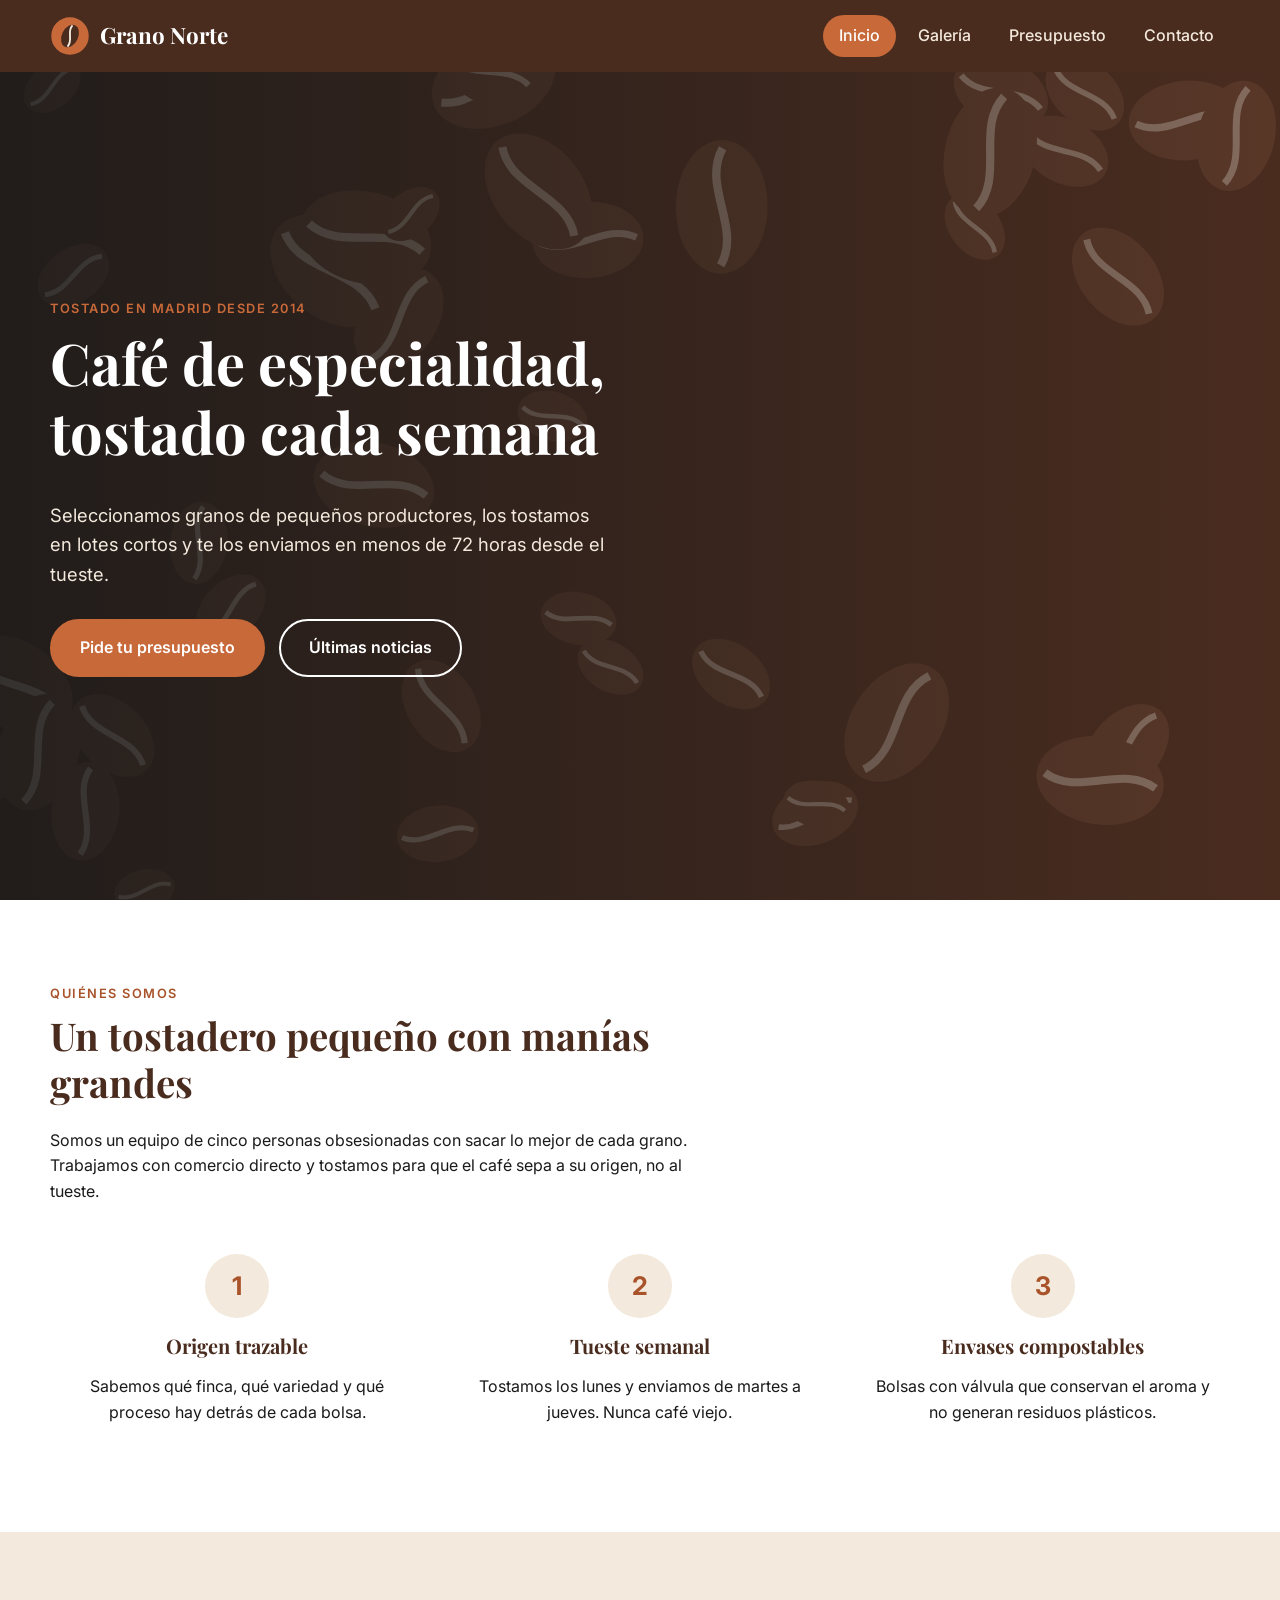
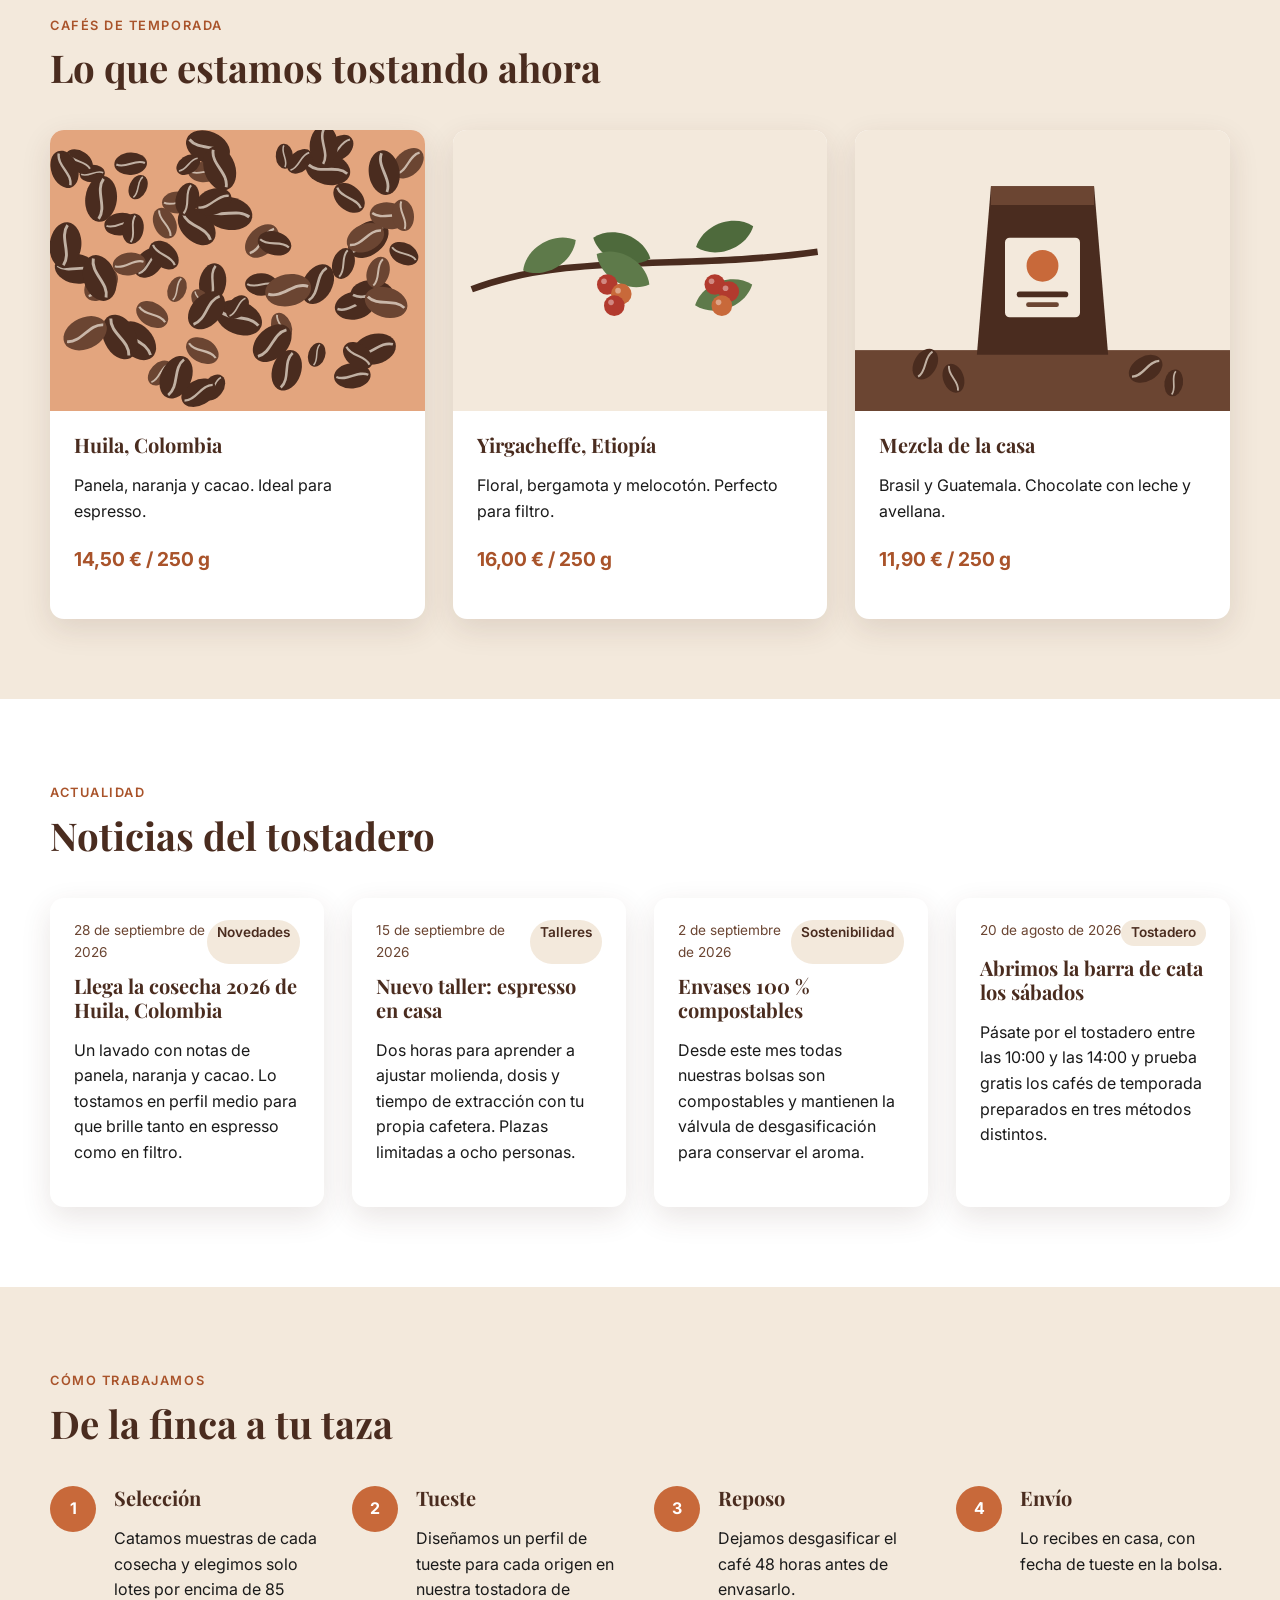
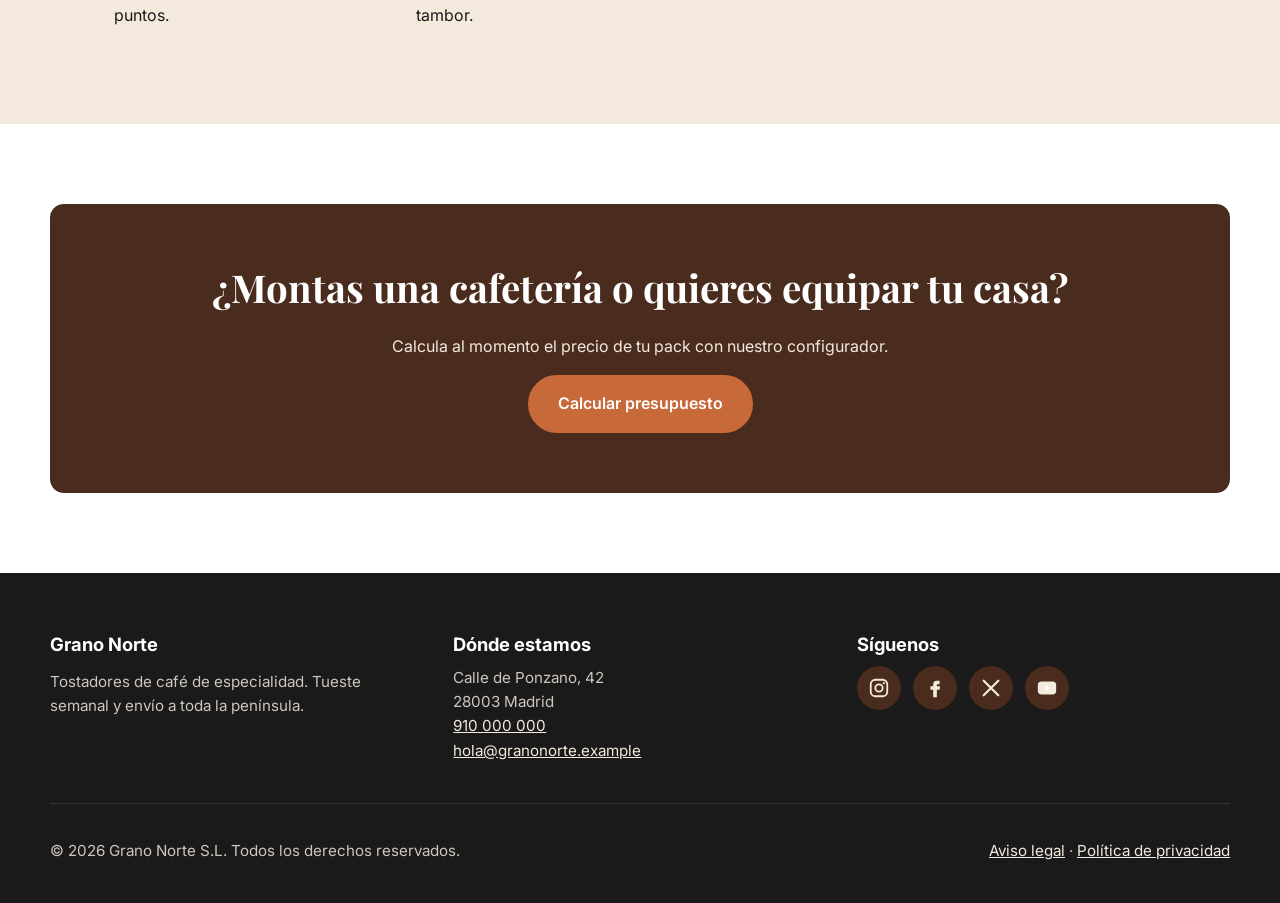
<file: index.html>
<!DOCTYPE html>
<html lang="es">
<head>
  <meta charset="UTF-8">
  <meta name="viewport" content="width=device-width, initial-scale=1.0">
  <meta name="description" content="Grano Norte, tostadores de café de especialidad en Madrid. Café recién tostado, talleres y barra de cata.">
  <title>Grano Norte · Tostadores de café de especialidad</title>
  <link rel="icon" href="images/logo.svg" type="image/svg+xml">
  <!-- Tipografías de Google Fonts -->
  <link rel="preconnect" href="https://fonts.googleapis.com">
  <link rel="preconnect" href="https://fonts.gstatic.com" crossorigin>
  <link href="https://fonts.googleapis.com/css2?family=Inter:wght@400;500;600;700&amp;family=Playfair+Display:wght@600;700&amp;display=swap" rel="stylesheet">
  <!-- Hoja de estilos propia -->
  <link rel="stylesheet" href="css/estilos.css">
</head>
<body>

  <!-- ===== CABECERA: logotipo + barra de navegación fija ===== -->
  <header class="cabecera" id="cabecera">
    <div class="contenedor cabecera__interior">
      <a class="logo" href="index.html">
        <img src="images/logo.svg" alt="" width="40" height="40">
        Grano Norte
      </a>
      <nav aria-label="Navegación principal">
        <button class="menu-boton" type="button" aria-controls="menu" aria-expanded="false">
          <span></span><span></span><span></span>
          <span class="solo-lector">Abrir menú</span>
        </button>
        <ul class="menu" id="menu">
          <li><a href="index.html" class="activo" aria-current="page">Inicio</a></li>
          <li><a href="views/galeria.html">Galería</a></li>
          <li><a href="views/presupuesto.html">Presupuesto</a></li>
          <li><a href="views/contacto.html">Contacto</a></li>
        </ul>
      </nav>
    </div>
  </header>

  <main>
    <!-- ===== SECCIÓN 1: Portada ===== -->
    <section class="hero" aria-labelledby="titulo-hero">
      <div class="contenedor">
        <span class="etiqueta">Tostado en Madrid desde 2014</span>
        <h1 id="titulo-hero">Café de especialidad, tostado cada semana</h1>
        <p>Seleccionamos granos de pequeños productores, los tostamos en lotes cortos y te los enviamos en menos de 72 horas desde el tueste.</p>
        <div class="hero__acciones">
          <a class="boton" href="views/presupuesto.html">Pide tu presupuesto</a>
          <a class="boton boton--secundario" href="#noticias">Últimas noticias</a>
        </div>
      </div>
    </section>

    <!-- ===== SECCIÓN 2: Quiénes somos ===== -->
    <section class="seccion" aria-labelledby="titulo-nosotros">
      <div class="contenedor">
        <div class="seccion__intro">
          <span class="etiqueta">Quiénes somos</span>
          <h2 id="titulo-nosotros">Un tostadero pequeño con manías grandes</h2>
          <p>Somos un equipo de cinco personas obsesionadas con sacar lo mejor de cada grano. Trabajamos con comercio directo y tostamos para que el café sepa a su origen, no al tueste.</p>
        </div>
        <div class="rejilla">
          <article class="ventaja">
            <div class="ventaja__icono" aria-hidden="true">1</div>
            <h3>Origen trazable</h3>
            <p>Sabemos qué finca, qué variedad y qué proceso hay detrás de cada bolsa.</p>
          </article>
          <article class="ventaja">
            <div class="ventaja__icono" aria-hidden="true">2</div>
            <h3>Tueste semanal</h3>
            <p>Tostamos los lunes y enviamos de martes a jueves. Nunca café viejo.</p>
          </article>
          <article class="ventaja">
            <div class="ventaja__icono" aria-hidden="true">3</div>
            <h3>Envases compostables</h3>
            <p>Bolsas con válvula que conservan el aroma y no generan residuos plásticos.</p>
          </article>
        </div>
      </div>
    </section>

    <!-- ===== SECCIÓN 3: Cafés destacados ===== -->
    <section class="seccion seccion--crema" aria-labelledby="titulo-cafes">
      <div class="contenedor">
        <div class="seccion__intro">
          <span class="etiqueta">Cafés de temporada</span>
          <h2 id="titulo-cafes">Lo que estamos tostando ahora</h2>
        </div>
        <div class="rejilla">
          <article class="tarjeta">
            <img src="images/galeria/granos.svg" alt="Granos de café tostado" width="800" height="600">
            <div class="tarjeta__cuerpo">
              <h3>Huila, Colombia</h3>
              <p>Panela, naranja y cacao. Ideal para espresso.</p>
              <p class="tarjeta__precio">14,50 € / 250 g</p>
            </div>
          </article>
          <article class="tarjeta">
            <img src="images/galeria/cafeto.svg" alt="Rama de cafeto con cerezas maduras" width="800" height="600">
            <div class="tarjeta__cuerpo">
              <h3>Yirgacheffe, Etiopía</h3>
              <p>Floral, bergamota y melocotón. Perfecto para filtro.</p>
              <p class="tarjeta__precio">16,00 € / 250 g</p>
            </div>
          </article>
          <article class="tarjeta">
            <img src="images/galeria/bolsa.svg" alt="Bolsa de café Grano Norte" width="800" height="600">
            <div class="tarjeta__cuerpo">
              <h3>Mezcla de la casa</h3>
              <p>Brasil y Guatemala. Chocolate con leche y avellana.</p>
              <p class="tarjeta__precio">11,90 € / 250 g</p>
            </div>
          </article>
        </div>
      </div>
    </section>

    <!-- ===== SECCIÓN 4: Noticias (cargadas por AJAX desde data/noticias.json) ===== -->
    <section class="seccion" id="noticias" aria-labelledby="titulo-noticias">
      <div class="contenedor">
        <div class="seccion__intro">
          <span class="etiqueta">Actualidad</span>
          <h2 id="titulo-noticias">Noticias del tostadero</h2>
        </div>
        <!-- Contenedor que se rellena con JavaScript -->
        <div class="rejilla" id="lista-noticias" aria-live="polite">
          <p class="estado-carga">Cargando noticias…</p>
        </div>
      </div>
    </section>

    <!-- ===== SECCIÓN 5: Proceso ===== -->
    <section class="seccion seccion--crema" aria-labelledby="titulo-proceso">
      <div class="contenedor">
        <div class="seccion__intro">
          <span class="etiqueta">Cómo trabajamos</span>
          <h2 id="titulo-proceso">De la finca a tu taza</h2>
        </div>
        <ol class="pasos rejilla">
          <li><h3>Selección</h3><p>Catamos muestras de cada cosecha y elegimos solo lotes por encima de 85 puntos.</p></li>
          <li><h3>Tueste</h3><p>Diseñamos un perfil de tueste para cada origen en nuestra tostadora de tambor.</p></li>
          <li><h3>Reposo</h3><p>Dejamos desgasificar el café 48 horas antes de envasarlo.</p></li>
          <li><h3>Envío</h3><p>Lo recibes en casa, con fecha de tueste en la bolsa.</p></li>
        </ol>
      </div>
    </section>

    <!-- ===== SECCIÓN 6: Llamada a la acción ===== -->
    <section class="seccion" aria-labelledby="titulo-cta">
      <div class="contenedor">
        <div class="cta">
          <h2 id="titulo-cta">¿Montas una cafetería o quieres equipar tu casa?</h2>
          <p>Calcula al momento el precio de tu pack con nuestro configurador.</p>
          <a class="boton" href="views/presupuesto.html">Calcular presupuesto</a>
        </div>
      </div>
    </section>
  </main>

  <!-- ===== PIE DE PÁGINA ===== -->
  <footer class="pie">
    <div class="contenedor">
      <div class="pie__rejilla">
        <div>
          <h2>Grano Norte</h2>
          <p>Tostadores de café de especialidad. Tueste semanal y envío a toda la península.</p>
        </div>
        <div>
          <h2>Dónde estamos</h2>
          <address>
            Calle de Ponzano, 42<br>
            28003 Madrid<br>
            <a href="tel:+34910000000">910 000 000</a><br>
            <a href="mailto:hola@granonorte.example">hola@granonorte.example</a>
          </address>
        </div>
        <div>
          <h2>Síguenos</h2>
          <ul class="redes">
            <li><a href="https://www.instagram.com/" target="_blank" rel="noopener"><img src="images/iconos/instagram.svg" alt="Instagram" width="22" height="22"></a></li>
            <li><a href="https://www.facebook.com/" target="_blank" rel="noopener"><img src="images/iconos/facebook.svg" alt="Facebook" width="22" height="22"></a></li>
            <li><a href="https://x.com/" target="_blank" rel="noopener"><img src="images/iconos/x.svg" alt="X (Twitter)" width="22" height="22"></a></li>
            <li><a href="https://www.youtube.com/" target="_blank" rel="noopener"><img src="images/iconos/youtube.svg" alt="YouTube" width="22" height="22"></a></li>
          </ul>
        </div>
      </div>
      <div class="pie__legal">
        <p>&copy; <span class="anio-actual">2026</span> Grano Norte S.L. Todos los derechos reservados.</p>
        <p><a href="views/aviso-legal.html">Aviso legal</a> · <a href="views/aviso-legal.html#privacidad">Política de privacidad</a></p>
      </div>
    </div>
  </footer>

  <!-- Scripts: comunes + carga de noticias -->
  <script src="js/main.js"></script>
  <script src="js/noticias.js"></script>
</body>
</html>
</file>
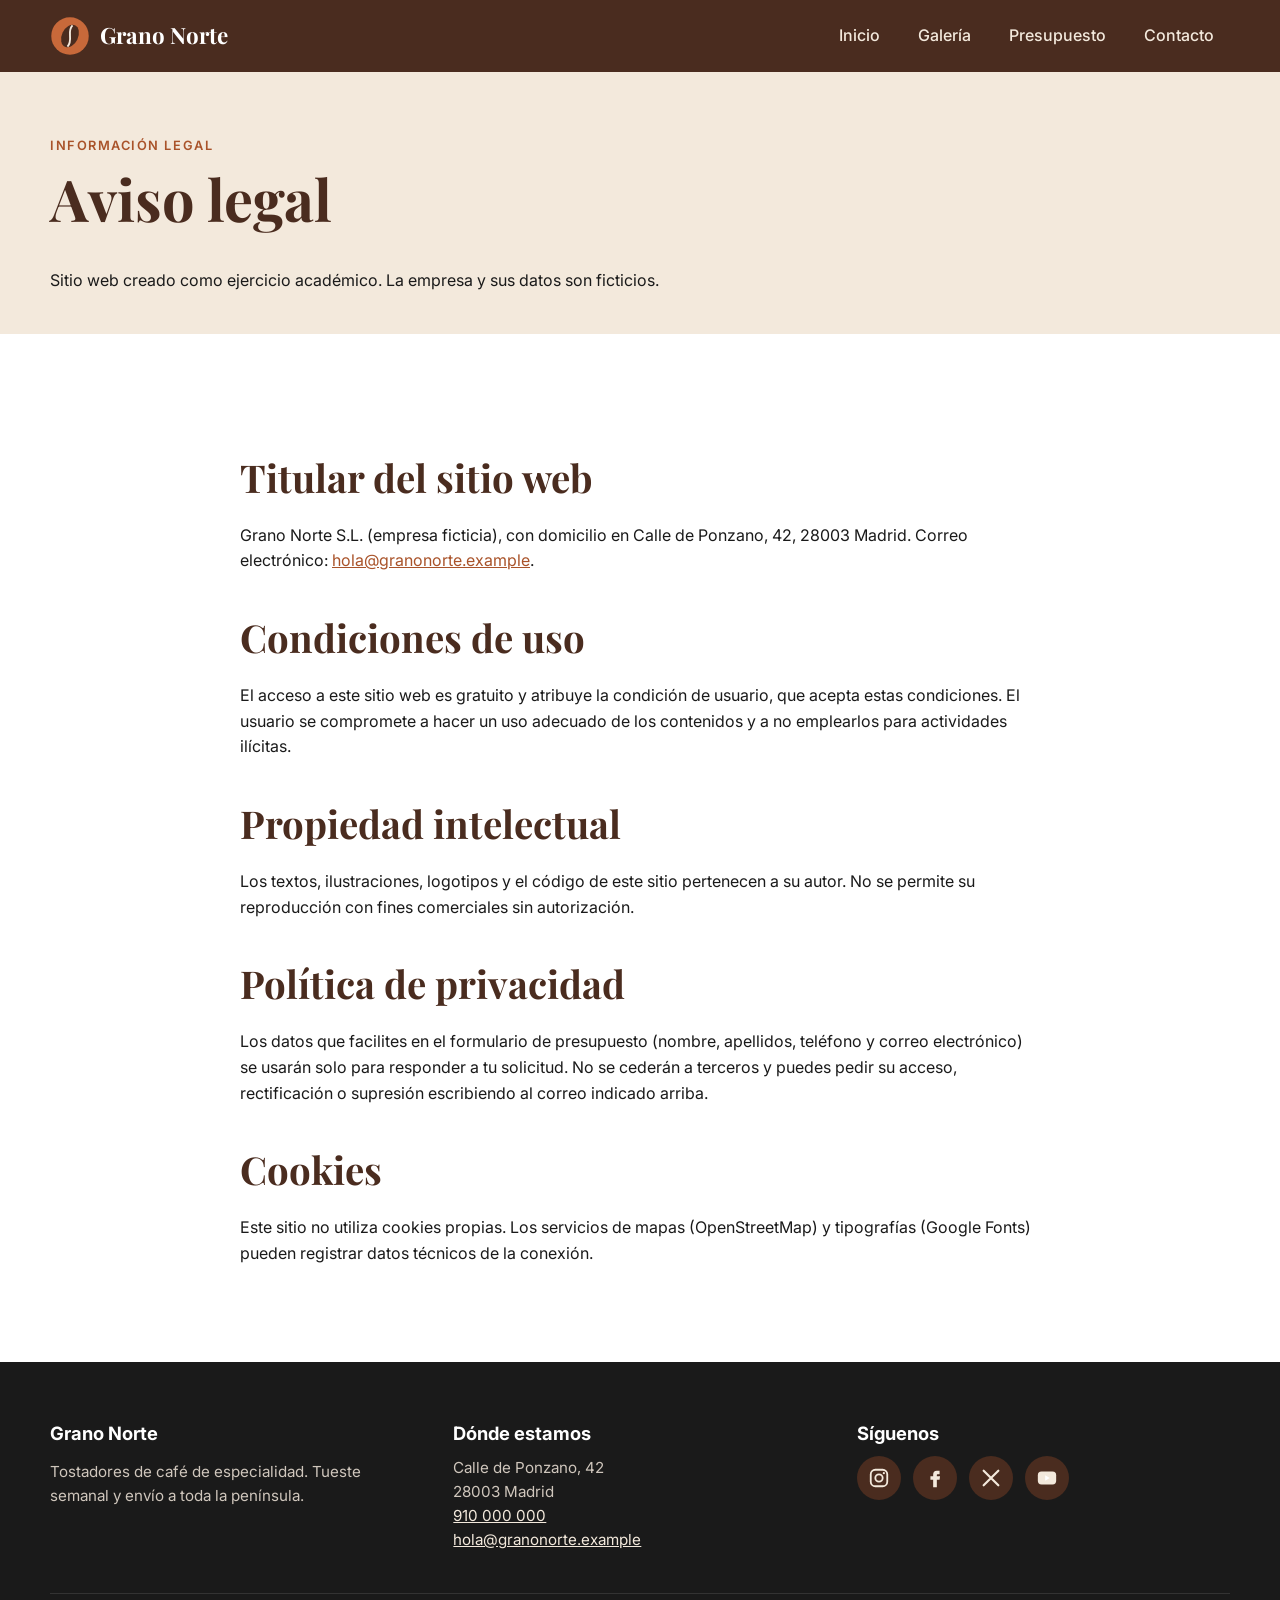
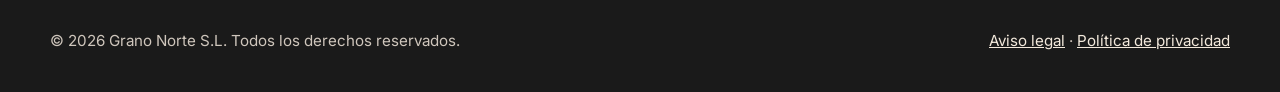
<file: views/aviso-legal.html>
<!DOCTYPE html>
<html lang="es">
<head>
  <meta charset="UTF-8">
  <meta name="viewport" content="width=device-width, initial-scale=1.0">
  <meta name="description" content="Aviso legal y política de privacidad de Grano Norte.">
  <title>Aviso legal · Grano Norte</title>
  <link rel="icon" href="../images/logo.svg" type="image/svg+xml">
  <link rel="preconnect" href="https://fonts.googleapis.com">
  <link rel="preconnect" href="https://fonts.gstatic.com" crossorigin>
  <link href="https://fonts.googleapis.com/css2?family=Inter:wght@400;500;600;700&amp;family=Playfair+Display:wght@600;700&amp;display=swap" rel="stylesheet">
  <link rel="stylesheet" href="../css/estilos.css">
</head>
<body>

  <!-- ===== CABECERA ===== -->
  <header class="cabecera" id="cabecera">
    <div class="contenedor cabecera__interior">
      <a class="logo" href="../index.html">
        <img src="../images/logo.svg" alt="" width="40" height="40">
        Grano Norte
      </a>
      <nav aria-label="Navegación principal">
        <button class="menu-boton" type="button" aria-controls="menu" aria-expanded="false">
          <span></span><span></span><span></span>
          <span class="solo-lector">Abrir menú</span>
        </button>
        <ul class="menu" id="menu">
          <li><a href="../index.html">Inicio</a></li>
          <li><a href="galeria.html">Galería</a></li>
          <li><a href="presupuesto.html">Presupuesto</a></li>
          <li><a href="contacto.html">Contacto</a></li>
        </ul>
      </nav>
    </div>
  </header>

  <main>
    <section class="cabecera-pagina" aria-labelledby="titulo-legal">
      <div class="contenedor">
        <span class="etiqueta">Información legal</span>
        <h1 id="titulo-legal">Aviso legal</h1>
        <p>Sitio web creado como ejercicio académico. La empresa y sus datos son ficticios.</p>
      </div>
    </section>

    <section class="seccion" aria-labelledby="titulo-titular">
      <div class="contenedor texto-legal">
        <h2 id="titulo-titular">Titular del sitio web</h2>
        <p>Grano Norte S.L. (empresa ficticia), con domicilio en Calle de Ponzano, 42, 28003 Madrid. Correo electrónico: <a href="mailto:hola@granonorte.example">hola@granonorte.example</a>.</p>

        <h2>Condiciones de uso</h2>
        <p>El acceso a este sitio web es gratuito y atribuye la condición de usuario, que acepta estas condiciones. El usuario se compromete a hacer un uso adecuado de los contenidos y a no emplearlos para actividades ilícitas.</p>

        <h2>Propiedad intelectual</h2>
        <p>Los textos, ilustraciones, logotipos y el código de este sitio pertenecen a su autor. No se permite su reproducción con fines comerciales sin autorización.</p>

        <h2 id="privacidad">Política de privacidad</h2>
        <p>Los datos que facilites en el formulario de presupuesto (nombre, apellidos, teléfono y correo electrónico) se usarán solo para responder a tu solicitud. No se cederán a terceros y puedes pedir su acceso, rectificación o supresión escribiendo al correo indicado arriba.</p>

        <h2>Cookies</h2>
        <p>Este sitio no utiliza cookies propias. Los servicios de mapas (OpenStreetMap) y tipografías (Google Fonts) pueden registrar datos técnicos de la conexión.</p>
      </div>
    </section>
  </main>

  <!-- ===== PIE DE PÁGINA ===== -->
  <footer class="pie">
    <div class="contenedor">
      <div class="pie__rejilla">
        <div>
          <h2>Grano Norte</h2>
          <p>Tostadores de café de especialidad. Tueste semanal y envío a toda la península.</p>
        </div>
        <div>
          <h2>Dónde estamos</h2>
          <address>
            Calle de Ponzano, 42<br>
            28003 Madrid<br>
            <a href="tel:+34910000000">910 000 000</a><br>
            <a href="mailto:hola@granonorte.example">hola@granonorte.example</a>
          </address>
        </div>
        <div>
          <h2>Síguenos</h2>
          <ul class="redes">
            <li><a href="https://www.instagram.com/" target="_blank" rel="noopener"><img src="../images/iconos/instagram.svg" alt="Instagram" width="22" height="22"></a></li>
            <li><a href="https://www.facebook.com/" target="_blank" rel="noopener"><img src="../images/iconos/facebook.svg" alt="Facebook" width="22" height="22"></a></li>
            <li><a href="https://x.com/" target="_blank" rel="noopener"><img src="../images/iconos/x.svg" alt="X (Twitter)" width="22" height="22"></a></li>
            <li><a href="https://www.youtube.com/" target="_blank" rel="noopener"><img src="../images/iconos/youtube.svg" alt="YouTube" width="22" height="22"></a></li>
          </ul>
        </div>
      </div>
      <div class="pie__legal">
        <p>&copy; <span class="anio-actual">2026</span> Grano Norte S.L. Todos los derechos reservados.</p>
        <p><a href="aviso-legal.html">Aviso legal</a> · <a href="aviso-legal.html#privacidad">Política de privacidad</a></p>
      </div>
    </div>
  </footer>

  <script src="../js/main.js"></script>
</body>
</html>
</file>
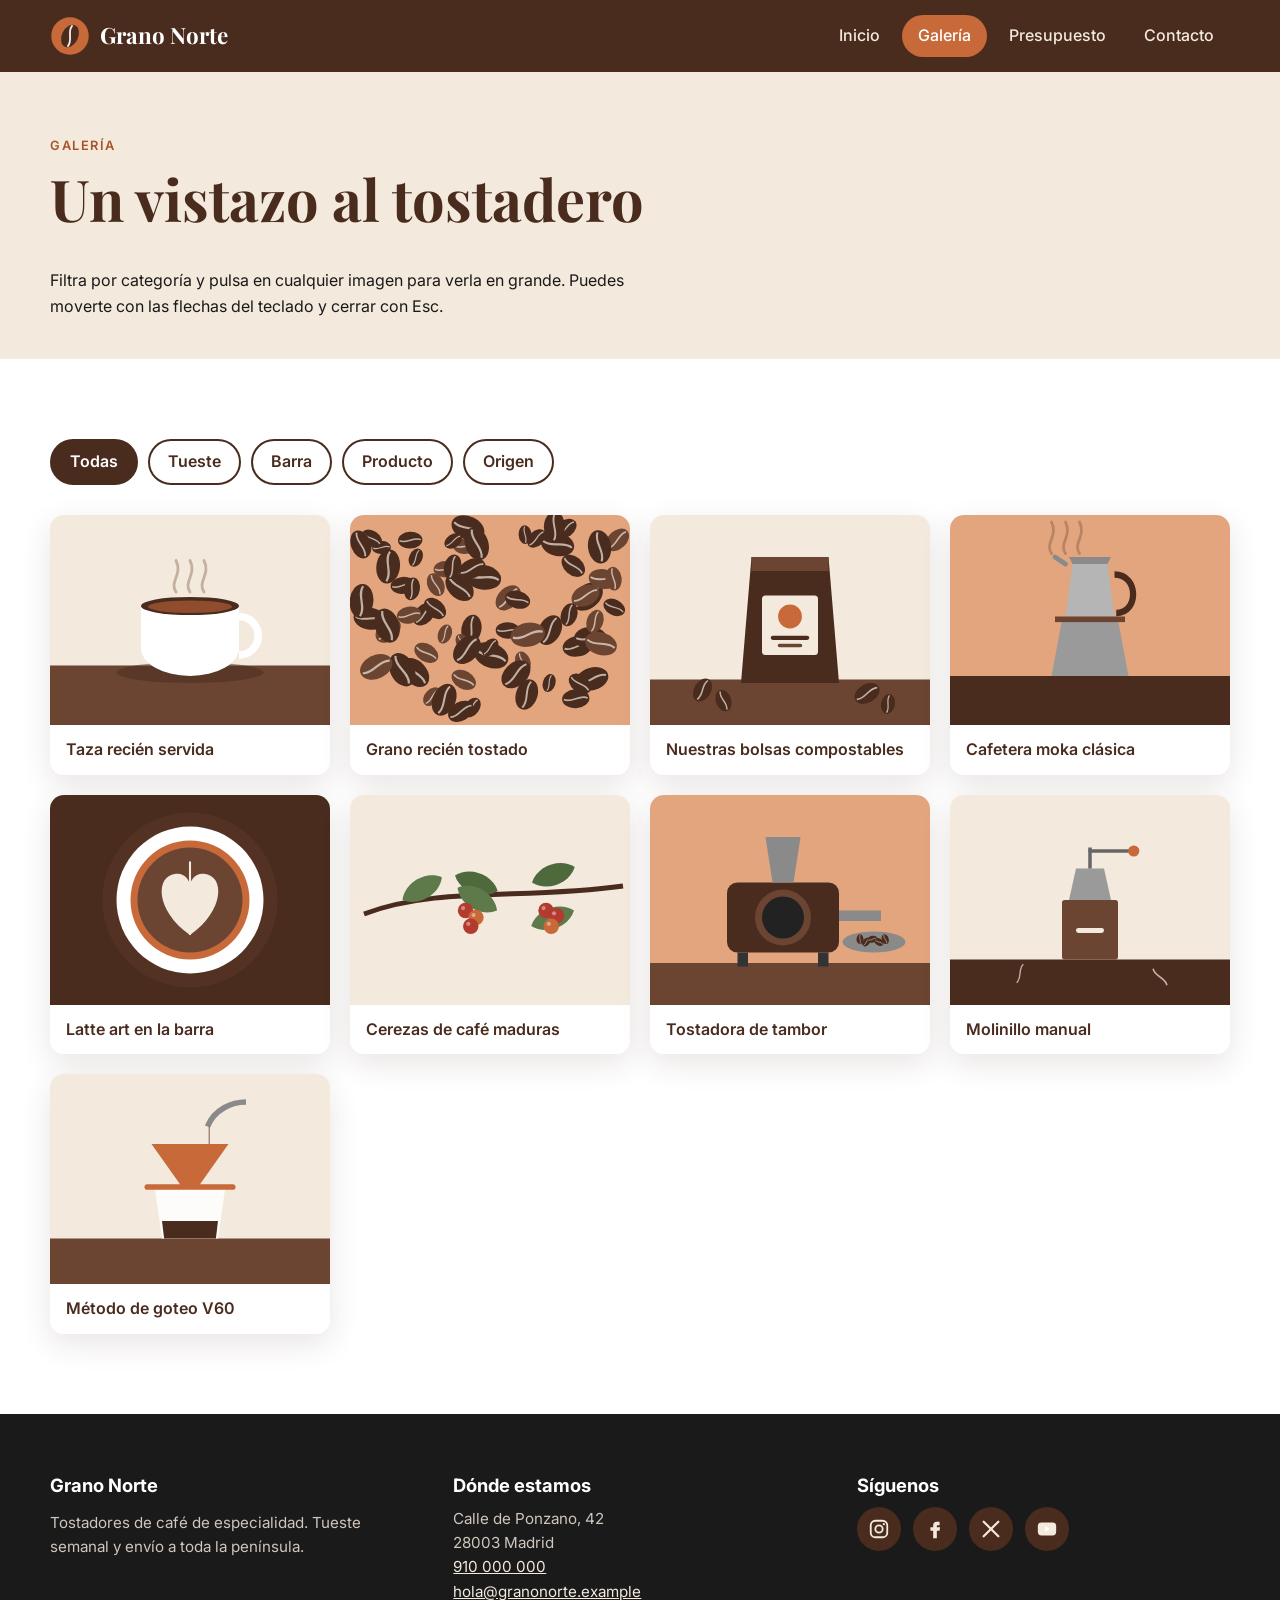
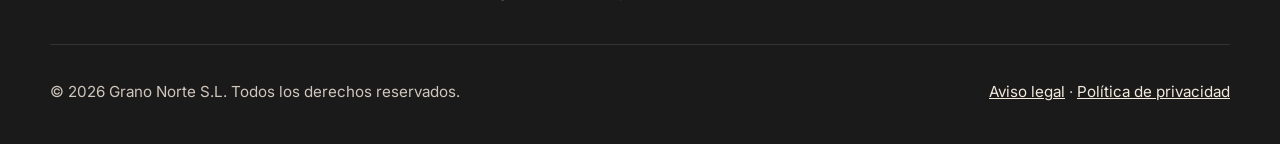
<file: views/galeria.html>
<!DOCTYPE html>
<html lang="es">
<head>
  <meta charset="UTF-8">
  <meta name="viewport" content="width=device-width, initial-scale=1.0">
  <meta name="description" content="Galería de fotos de Grano Norte: el tostadero, la barra y nuestros cafés.">
  <title>Galería · Grano Norte</title>
  <link rel="icon" href="../images/logo.svg" type="image/svg+xml">
  <link rel="preconnect" href="https://fonts.googleapis.com">
  <link rel="preconnect" href="https://fonts.gstatic.com" crossorigin>
  <link href="https://fonts.googleapis.com/css2?family=Inter:wght@400;500;600;700&amp;family=Playfair+Display:wght@600;700&amp;display=swap" rel="stylesheet">
  <link rel="stylesheet" href="../css/estilos.css">
</head>
<body>

  <!-- ===== CABECERA ===== -->
  <header class="cabecera" id="cabecera">
    <div class="contenedor cabecera__interior">
      <a class="logo" href="../index.html">
        <img src="../images/logo.svg" alt="" width="40" height="40">
        Grano Norte
      </a>
      <nav aria-label="Navegación principal">
        <button class="menu-boton" type="button" aria-controls="menu" aria-expanded="false">
          <span></span><span></span><span></span>
          <span class="solo-lector">Abrir menú</span>
        </button>
        <ul class="menu" id="menu">
          <li><a href="../index.html">Inicio</a></li>
          <li><a href="galeria.html" class="activo" aria-current="page">Galería</a></li>
          <li><a href="presupuesto.html">Presupuesto</a></li>
          <li><a href="contacto.html">Contacto</a></li>
        </ul>
      </nav>
    </div>
  </header>

  <main>
    <!-- Cabecera de la página -->
    <section class="cabecera-pagina" aria-labelledby="titulo-galeria">
      <div class="contenedor">
        <span class="etiqueta">Galería</span>
        <h1 id="titulo-galeria">Un vistazo al tostadero</h1>
        <p>Filtra por categoría y pulsa en cualquier imagen para verla en grande. Puedes moverte con las flechas del teclado y cerrar con Esc.</p>
      </div>
    </section>

    <!-- Galería dinámica generada con JavaScript -->
    <section class="seccion" aria-labelledby="titulo-fotos">
      <div class="contenedor">
        <h2 id="titulo-fotos" class="solo-lector">Fotografías</h2>
        <div class="filtros" id="filtros" role="group" aria-label="Filtrar imágenes por categoría">
          <button class="filtro" type="button" data-filtro="todas" aria-pressed="true">Todas</button>
          <button class="filtro" type="button" data-filtro="tueste" aria-pressed="false">Tueste</button>
          <button class="filtro" type="button" data-filtro="barra" aria-pressed="false">Barra</button>
          <button class="filtro" type="button" data-filtro="producto" aria-pressed="false">Producto</button>
          <button class="filtro" type="button" data-filtro="origen" aria-pressed="false">Origen</button>
        </div>
        <div class="galeria" id="galeria" aria-live="polite"></div>
      </div>
    </section>

    <!-- Visor de imágenes (lightbox) con el elemento nativo <dialog> -->
    <dialog class="visor" id="visor" aria-label="Visor de imágenes">
      <button class="visor__cerrar" type="button" id="visor-cerrar" aria-label="Cerrar visor">&times;</button>
      <figure class="visor__figura">
        <img id="visor-imagen" src="../images/galeria/taza.svg" alt="" width="800" height="600">
        <button class="visor__control visor__control--anterior" type="button" id="visor-anterior" aria-label="Imagen anterior">&#8249;</button>
        <button class="visor__control visor__control--siguiente" type="button" id="visor-siguiente" aria-label="Imagen siguiente">&#8250;</button>
        <figcaption id="visor-texto"></figcaption>
      </figure>
    </dialog>
  </main>

  <!-- ===== PIE DE PÁGINA ===== -->
  <footer class="pie">
    <div class="contenedor">
      <div class="pie__rejilla">
        <div>
          <h2>Grano Norte</h2>
          <p>Tostadores de café de especialidad. Tueste semanal y envío a toda la península.</p>
        </div>
        <div>
          <h2>Dónde estamos</h2>
          <address>
            Calle de Ponzano, 42<br>
            28003 Madrid<br>
            <a href="tel:+34910000000">910 000 000</a><br>
            <a href="mailto:hola@granonorte.example">hola@granonorte.example</a>
          </address>
        </div>
        <div>
          <h2>Síguenos</h2>
          <ul class="redes">
            <li><a href="https://www.instagram.com/" target="_blank" rel="noopener"><img src="../images/iconos/instagram.svg" alt="Instagram" width="22" height="22"></a></li>
            <li><a href="https://www.facebook.com/" target="_blank" rel="noopener"><img src="../images/iconos/facebook.svg" alt="Facebook" width="22" height="22"></a></li>
            <li><a href="https://x.com/" target="_blank" rel="noopener"><img src="../images/iconos/x.svg" alt="X (Twitter)" width="22" height="22"></a></li>
            <li><a href="https://www.youtube.com/" target="_blank" rel="noopener"><img src="../images/iconos/youtube.svg" alt="YouTube" width="22" height="22"></a></li>
          </ul>
        </div>
      </div>
      <div class="pie__legal">
        <p>&copy; <span class="anio-actual">2026</span> Grano Norte S.L. Todos los derechos reservados.</p>
        <p><a href="aviso-legal.html">Aviso legal</a> · <a href="aviso-legal.html#privacidad">Política de privacidad</a></p>
      </div>
    </div>
  </footer>

  <script src="../js/main.js"></script>
  <script src="../js/galeria.js"></script>
</body>
</html>
</file>
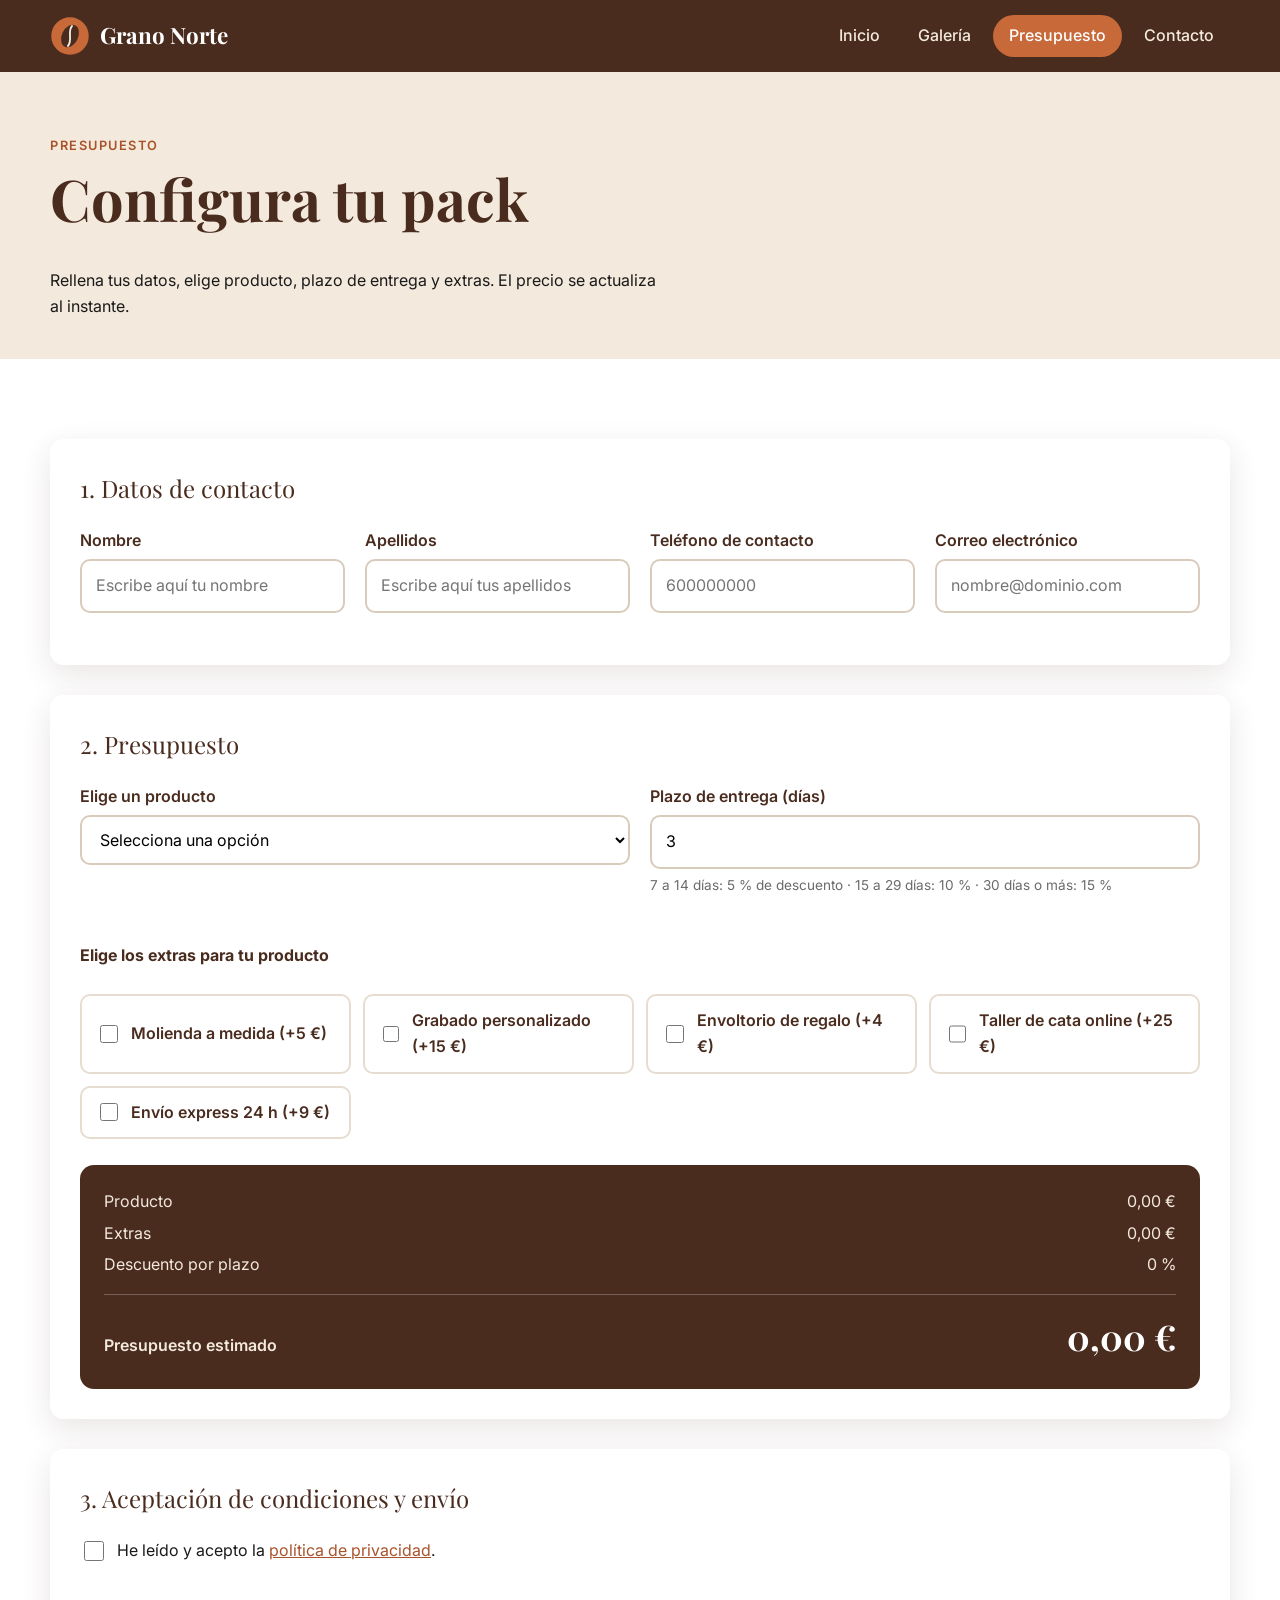
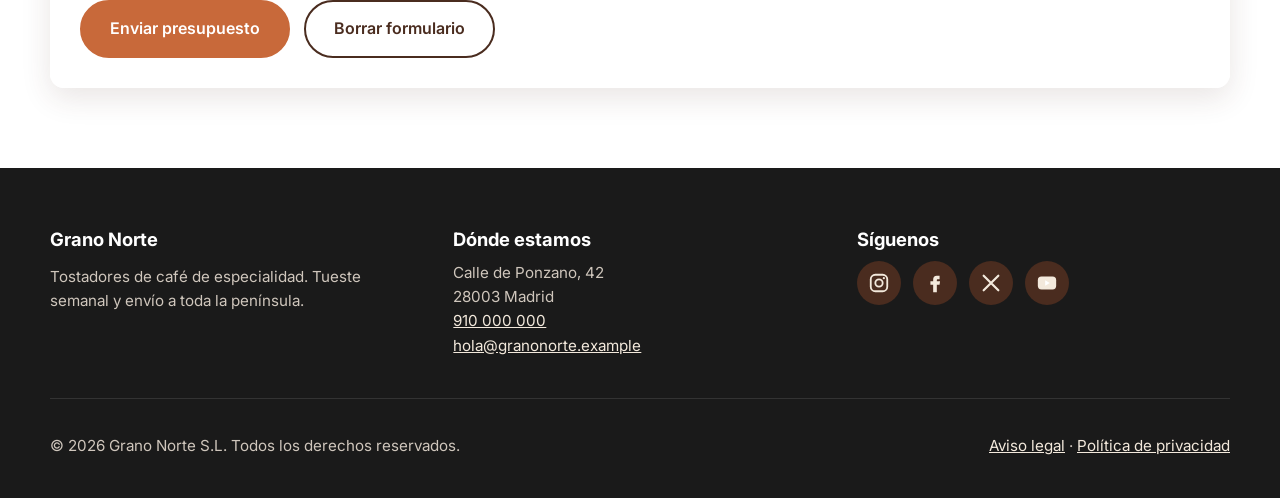
<file: views/presupuesto.html>
<!DOCTYPE html>
<html lang="es">
<head>
  <meta charset="UTF-8">
  <meta name="viewport" content="width=device-width, initial-scale=1.0">
  <meta name="description" content="Calcula al momento el presupuesto de tu pack de café y equipo de Grano Norte.">
  <title>Presupuesto · Grano Norte</title>
  <link rel="icon" href="../images/logo.svg" type="image/svg+xml">
  <link rel="preconnect" href="https://fonts.googleapis.com">
  <link rel="preconnect" href="https://fonts.gstatic.com" crossorigin>
  <link href="https://fonts.googleapis.com/css2?family=Inter:wght@400;500;600;700&amp;family=Playfair+Display:wght@600;700&amp;display=swap" rel="stylesheet">
  <link rel="stylesheet" href="../css/estilos.css">
</head>
<body>

  <!-- ===== CABECERA ===== -->
  <header class="cabecera" id="cabecera">
    <div class="contenedor cabecera__interior">
      <a class="logo" href="../index.html">
        <img src="../images/logo.svg" alt="" width="40" height="40">
        Grano Norte
      </a>
      <nav aria-label="Navegación principal">
        <button class="menu-boton" type="button" aria-controls="menu" aria-expanded="false">
          <span></span><span></span><span></span>
          <span class="solo-lector">Abrir menú</span>
        </button>
        <ul class="menu" id="menu">
          <li><a href="../index.html">Inicio</a></li>
          <li><a href="galeria.html">Galería</a></li>
          <li><a href="presupuesto.html" class="activo" aria-current="page">Presupuesto</a></li>
          <li><a href="contacto.html">Contacto</a></li>
        </ul>
      </nav>
    </div>
  </header>

  <main>
    <section class="cabecera-pagina" aria-labelledby="titulo-presupuesto">
      <div class="contenedor">
        <span class="etiqueta">Presupuesto</span>
        <h1 id="titulo-presupuesto">Configura tu pack</h1>
        <p>Rellena tus datos, elige producto, plazo de entrega y extras. El precio se actualiza al instante.</p>
      </div>
    </section>

    <section class="seccion" aria-labelledby="titulo-formulario">
      <div class="contenedor">
        <h2 id="titulo-formulario" class="solo-lector">Formulario de solicitud</h2>

        <!-- novalidate: la validación la hace JavaScript (js/presupuesto.js) -->
        <form class="formulario" id="form-presupuesto" action="#" method="post" novalidate>

          <!-- ===== PARTE 1: Datos de contacto ===== -->
          <fieldset>
            <legend>1. Datos de contacto</legend>
            <div class="campos">
              <div class="campo">
                <label for="nombre">Nombre</label>
                <input type="text" id="nombre" name="nombre" maxlength="15" autocomplete="given-name" placeholder="Escribe aquí tu nombre" required aria-describedby="error-nombre">
                <p class="campo__error" id="error-nombre" aria-live="polite"></p>
              </div>
              <div class="campo">
                <label for="apellidos">Apellidos</label>
                <input type="text" id="apellidos" name="apellidos" maxlength="40" autocomplete="family-name" placeholder="Escribe aquí tus apellidos" required aria-describedby="error-apellidos">
                <p class="campo__error" id="error-apellidos" aria-live="polite"></p>
              </div>
              <div class="campo">
                <label for="telefono">Teléfono de contacto</label>
                <input type="tel" id="telefono" name="telefono" maxlength="9" inputmode="numeric" autocomplete="tel-national" placeholder="600000000" required aria-describedby="error-telefono">
                <p class="campo__error" id="error-telefono" aria-live="polite"></p>
              </div>
              <div class="campo">
                <label for="email">Correo electrónico</label>
                <input type="email" id="email" name="email" autocomplete="email" placeholder="nombre@dominio.com" required aria-describedby="error-email">
                <p class="campo__error" id="error-email" aria-live="polite"></p>
              </div>
            </div>
          </fieldset>

          <!-- ===== PARTE 2: Presupuesto ===== -->
          <fieldset>
            <legend>2. Presupuesto</legend>
            <div class="campos">
              <!-- Producto: cada opción lleva su precio en data-precio -->
              <div class="campo">
                <label for="producto">Elige un producto</label>
                <select id="producto" name="producto" required aria-describedby="error-producto">
                  <option value="" data-precio="0">Selecciona una opción</option>
                  <option value="degustacion" data-precio="35">Pack degustación, 3 orígenes (35 €)</option>
                  <option value="filtro" data-precio="79">Kit filtro V60 + 500 g (79 €)</option>
                  <option value="moka" data-precio="99">Kit moka + 1 kg de café (99 €)</option>
                  <option value="cafeteria" data-precio="189">Pack cafetería, 5 kg (189 €)</option>
                  <option value="espresso" data-precio="349">Kit espresso doméstico (349 €)</option>
                </select>
                <p class="campo__error" id="error-producto" aria-live="polite"></p>
              </div>

              <!-- Plazo: input numérico; a más días, más descuento -->
              <div class="campo">
                <label for="plazo">Plazo de entrega (días)</label>
                <input type="number" id="plazo" name="plazo" min="1" max="90" step="1" value="3" required aria-describedby="ayuda-plazo error-plazo">
                <p class="campo__ayuda" id="ayuda-plazo">7 a 14 días: 5 % de descuento · 15 a 29 días: 10 % · 30 días o más: 15 %</p>
                <p class="campo__error" id="error-plazo" aria-live="polite"></p>
              </div>
            </div>

            <!-- Extras: cada casilla suma su importe -->
            <fieldset class="campo">
              <legend>Elige los extras para tu producto</legend>
              <div class="extras">
                <label class="opcion"><input type="checkbox" name="extras" value="molienda" data-precio="5"> Molienda a medida (+5 €)</label>
                <label class="opcion"><input type="checkbox" name="extras" value="grabado" data-precio="15"> Grabado personalizado (+15 €)</label>
                <label class="opcion"><input type="checkbox" name="extras" value="regalo" data-precio="4"> Envoltorio de regalo (+4 €)</label>
                <label class="opcion"><input type="checkbox" name="extras" value="taller" data-precio="25"> Taller de cata online (+25 €)</label>
                <label class="opcion"><input type="checkbox" name="extras" value="express" data-precio="9"> Envío express 24 h (+9 €)</label>
              </div>
            </fieldset>

            <!-- Resumen y presupuesto final (se actualiza sin botones) -->
            <div class="resumen">
              <dl>
                <dt>Producto</dt><dd id="resumen-producto">0,00 €</dd>
                <dt>Extras</dt><dd id="resumen-extras">0,00 €</dd>
                <dt>Descuento por plazo</dt><dd id="resumen-descuento">0 %</dd>
              </dl>
              <div class="resumen__total">
                <label for="total">Presupuesto estimado</label>
                <output id="total" name="total" for="producto plazo">0,00 €</output>
              </div>
            </div>
          </fieldset>

          <!-- ===== PARTE 3: Condiciones y envío ===== -->
          <fieldset>
            <legend>3. Aceptación de condiciones y envío</legend>
            <div class="condiciones">
              <input type="checkbox" id="condiciones" name="condiciones" required aria-describedby="error-condiciones">
              <label for="condiciones">He leído y acepto la <a href="aviso-legal.html#privacidad" target="_blank">política de privacidad</a>.</label>
            </div>
            <p class="campo__error" id="error-condiciones" aria-live="polite"></p>

            <div class="acciones">
              <button class="boton" type="submit">Enviar presupuesto</button>
              <button class="boton boton--secundario" type="reset">Borrar formulario</button>
            </div>
          </fieldset>

          <p class="mensaje" id="mensaje-form" role="status" hidden></p>
        </form>
      </div>
    </section>
  </main>

  <!-- ===== PIE DE PÁGINA ===== -->
  <footer class="pie">
    <div class="contenedor">
      <div class="pie__rejilla">
        <div>
          <h2>Grano Norte</h2>
          <p>Tostadores de café de especialidad. Tueste semanal y envío a toda la península.</p>
        </div>
        <div>
          <h2>Dónde estamos</h2>
          <address>
            Calle de Ponzano, 42<br>
            28003 Madrid<br>
            <a href="tel:+34910000000">910 000 000</a><br>
            <a href="mailto:hola@granonorte.example">hola@granonorte.example</a>
          </address>
        </div>
        <div>
          <h2>Síguenos</h2>
          <ul class="redes">
            <li><a href="https://www.instagram.com/" target="_blank" rel="noopener"><img src="../images/iconos/instagram.svg" alt="Instagram" width="22" height="22"></a></li>
            <li><a href="https://www.facebook.com/" target="_blank" rel="noopener"><img src="../images/iconos/facebook.svg" alt="Facebook" width="22" height="22"></a></li>
            <li><a href="https://x.com/" target="_blank" rel="noopener"><img src="../images/iconos/x.svg" alt="X (Twitter)" width="22" height="22"></a></li>
            <li><a href="https://www.youtube.com/" target="_blank" rel="noopener"><img src="../images/iconos/youtube.svg" alt="YouTube" width="22" height="22"></a></li>
          </ul>
        </div>
      </div>
      <div class="pie__legal">
        <p>&copy; <span class="anio-actual">2026</span> Grano Norte S.L. Todos los derechos reservados.</p>
        <p><a href="aviso-legal.html">Aviso legal</a> · <a href="aviso-legal.html#privacidad">Política de privacidad</a></p>
      </div>
    </div>
  </footer>

  <script src="../js/main.js"></script>
  <script src="../js/presupuesto.js"></script>
</body>
</html>
</file>
<file: css/estilos.css>
/* =========================================================
   Grano Norte · Hoja de estilos principal
   Paleta (3 colores + blanco y negro):
     --cafe    #4A2C1F  (color principal)
     --crema   #F3E9DC  (fondos suaves)
     --acento  #C8693A  (complementario / llamadas a la acción)
   ========================================================= */

:root {
  --cafe: #4A2C1F;
  --cafe-claro: #6B4532;
  --crema: #F3E9DC;
  --acento: #C8693A;
  --acento-oscuro: #A9532A;
  --blanco: #FFFFFF;
  --negro: #1A1A1A;
  --error: #B3261E;
  --ok: #2E6B3A;
  --radio: 14px;
  --sombra: 0 10px 30px rgba(74, 44, 31, 0.12);
  --ancho-max: 1180px;
  --alto-nav: 72px;
}

/* ---------- Reset básico ---------- */
*,
*::before,
*::after {
  box-sizing: border-box;
}

html {
  scroll-behavior: smooth;
  /* Evita que los anclajes queden tapados por la barra fija */
  scroll-padding-top: calc(var(--alto-nav) + 16px);
}

body {
  margin: 0;
  font-family: "Inter", system-ui, -apple-system, "Segoe UI", sans-serif;
  color: var(--negro);
  background: var(--blanco);
  line-height: 1.6;
  /* Espacio para la barra de navegación fija */
  padding-top: var(--alto-nav);
}

img {
  max-width: 100%;
  height: auto;
  display: block;
}

a {
  color: var(--acento-oscuro);
}

h1,
h2,
h3 {
  font-family: "Playfair Display", Georgia, serif;
  line-height: 1.2;
  color: var(--cafe);
  margin: 0 0 0.6em;
}

h1 { font-size: clamp(2.2rem, 5vw, 3.6rem); }
h2 { font-size: clamp(1.7rem, 3.5vw, 2.4rem); }
h3 { font-size: 1.25rem; }

.contenedor {
  width: min(100% - 32px, var(--ancho-max));
  margin-inline: auto;
}

.seccion {
  padding: 80px 0;
}

.seccion--crema {
  background: var(--crema);
}

.seccion__intro {
  max-width: 640px;
  margin-bottom: 40px;
}

.etiqueta {
  display: inline-block;
  font-size: 0.8rem;
  font-weight: 600;
  letter-spacing: 0.12em;
  text-transform: uppercase;
  color: var(--acento-oscuro);
  margin-bottom: 8px;
}

/* ---------- Botones ---------- */
.boton {
  display: inline-block;
  padding: 14px 28px;
  border: 2px solid var(--acento);
  border-radius: 999px;
  background: var(--acento);
  color: var(--blanco);
  font: inherit;
  font-weight: 600;
  text-decoration: none;
  cursor: pointer;
  transition: background 0.2s, transform 0.2s, color 0.2s;
}

.boton:hover,
.boton:focus-visible {
  background: var(--acento-oscuro);
  border-color: var(--acento-oscuro);
  transform: translateY(-2px);
}

.boton--secundario {
  background: transparent;
  color: var(--cafe);
  border-color: var(--cafe);
}

.boton--secundario:hover,
.boton--secundario:focus-visible {
  background: var(--cafe);
  border-color: var(--cafe);
  color: var(--blanco);
}

.boton:disabled {
  opacity: 0.5;
  cursor: not-allowed;
  transform: none;
}

/* =========================================================
   CABECERA Y BARRA DE NAVEGACIÓN FIJA
   ========================================================= */
.cabecera {
  position: fixed;          /* Acompaña al usuario en el scroll */
  top: 0;
  left: 0;
  right: 0;
  z-index: 1000;
  height: var(--alto-nav);
  background: var(--cafe);
  transition: box-shadow 0.3s;
}

.cabecera--scroll {
  box-shadow: 0 6px 20px rgba(0, 0, 0, 0.25);
}

.cabecera__interior {
  height: 100%;
  display: flex;
  align-items: center;
  justify-content: space-between;
}

.logo {
  display: flex;
  align-items: center;
  gap: 10px;
  color: var(--blanco);
  text-decoration: none;
  font-family: "Playfair Display", Georgia, serif;
  font-size: 1.4rem;
  font-weight: 700;
}

.logo img {
  width: 40px;
  height: 40px;
}

.menu {
  display: flex;
  gap: 6px;
  list-style: none;
  margin: 0;
  padding: 0;
}

.menu a {
  display: block;
  padding: 8px 16px;
  border-radius: 999px;
  color: var(--crema);
  text-decoration: none;
  font-weight: 500;
  transition: background 0.2s, color 0.2s;
}

.menu a:hover,
.menu a:focus-visible {
  background: rgba(255, 255, 255, 0.12);
  color: var(--blanco);
}

/* Página activa resaltada */
.menu a.activo,
.menu a[aria-current="page"] {
  background: var(--acento);
  color: var(--blanco);
}

/* Botón hamburguesa (solo móvil) */
.menu-boton {
  display: none;
  background: none;
  border: 0;
  padding: 8px;
  cursor: pointer;
}

.menu-boton span {
  display: block;
  width: 26px;
  height: 3px;
  margin: 5px 0;
  background: var(--crema);
  border-radius: 2px;
  transition: transform 0.3s, opacity 0.3s;
}

.menu-boton[aria-expanded="true"] span:nth-child(1) { transform: translateY(8px) rotate(45deg); }
.menu-boton[aria-expanded="true"] span:nth-child(2) { opacity: 0; }
.menu-boton[aria-expanded="true"] span:nth-child(3) { transform: translateY(-8px) rotate(-45deg); }

/* =========================================================
   INICIO: portada (hero)
   ========================================================= */
.hero {
  position: relative;
  min-height: calc(100vh - var(--alto-nav));
  display: flex;
  align-items: center;
  color: var(--blanco);
  background: linear-gradient(90deg, rgba(26, 26, 26, 0.85) 0%, rgba(74, 44, 31, 0.55) 100%),
    url("../images/hero.svg") center / cover no-repeat;
}

.hero h1 {
  color: var(--blanco);
  max-width: 700px;
}

.hero p {
  max-width: 560px;
  font-size: 1.15rem;
  color: var(--crema);
}

.hero .etiqueta {
  color: var(--acento);
}

.hero__acciones {
  display: flex;
  flex-wrap: wrap;
  gap: 14px;
  margin-top: 30px;
}

.hero .boton--secundario {
  color: var(--blanco);
  border-color: var(--blanco);
}

/* ---------- Rejillas y tarjetas ---------- */
.rejilla {
  display: grid;
  gap: 28px;
  grid-template-columns: repeat(auto-fit, minmax(240px, 1fr));
}

.tarjeta {
  background: var(--blanco);
  border-radius: var(--radio);
  box-shadow: var(--sombra);
  overflow: hidden;
  display: flex;
  flex-direction: column;
  transition: transform 0.25s;
}

.tarjeta:hover {
  transform: translateY(-4px);
}

.tarjeta > img {
  width: 100%;
  aspect-ratio: 4 / 3;
  object-fit: cover;
}

.tarjeta__cuerpo {
  padding: 22px 24px 26px;
  flex: 1;
}

.tarjeta__precio {
  font-weight: 700;
  color: var(--acento-oscuro);
  font-size: 1.2rem;
}

.ventaja {
  text-align: center;
  padding: 10px;
}

.ventaja__icono {
  width: 64px;
  height: 64px;
  margin: 0 auto 16px;
  display: grid;
  place-items: center;
  border-radius: 50%;
  background: var(--crema);
  color: var(--acento-oscuro);
  font-size: 1.6rem;
  font-weight: 700;
}

/* ---------- Noticias (cargadas por AJAX) ---------- */
.noticia__meta {
  display: flex;
  justify-content: space-between;
  font-size: 0.85rem;
  color: var(--cafe-claro);
  margin-bottom: 10px;
}

.noticia__categoria {
  background: var(--crema);
  color: var(--cafe);
  border-radius: 999px;
  padding: 2px 10px;
  font-weight: 600;
}

.estado-carga {
  grid-column: 1 / -1;
  padding: 20px;
  text-align: center;
  color: var(--cafe-claro);
}

.estado-carga--error {
  color: var(--error);
}

/* ---------- Pasos del proceso ---------- */
.pasos {
  counter-reset: paso;
  list-style: none;
  padding: 0;
  margin: 0;
}

.pasos li {
  counter-increment: paso;
  position: relative;
  padding-left: 64px;
}

.pasos li::before {
  content: counter(paso);
  position: absolute;
  left: 0;
  top: 0;
  width: 46px;
  height: 46px;
  display: grid;
  place-items: center;
  border-radius: 50%;
  background: var(--acento);
  color: var(--blanco);
  font-weight: 700;
}

/* ---------- Llamada a la acción ---------- */
.cta {
  background: var(--cafe);
  color: var(--crema);
  text-align: center;
  border-radius: var(--radio);
  padding: 60px 24px;
}

.cta h2 {
  color: var(--blanco);
}

/* ---------- Cabecera de páginas interiores ---------- */
.cabecera-pagina {
  background: var(--crema);
  padding: 60px 0 40px;
}

.cabecera-pagina p {
  max-width: 620px;
  margin: 0;
}

/* =========================================================
   GALERÍA
   ========================================================= */
.filtros {
  display: flex;
  flex-wrap: wrap;
  gap: 10px;
  margin-bottom: 30px;
}

.filtro {
  padding: 8px 18px;
  border-radius: 999px;
  border: 2px solid var(--cafe);
  background: transparent;
  color: var(--cafe);
  font: inherit;
  font-weight: 600;
  cursor: pointer;
  transition: background 0.2s, color 0.2s;
}

.filtro:hover,
.filtro[aria-pressed="true"] {
  background: var(--cafe);
  color: var(--blanco);
}

.galeria {
  display: grid;
  gap: 20px;
  grid-template-columns: repeat(auto-fill, minmax(260px, 1fr));
}

.galeria__item {
  margin: 0;
  border-radius: var(--radio);
  overflow: hidden;
  box-shadow: var(--sombra);
  animation: aparecer 0.4s ease both;
}

.galeria__boton {
  display: block;
  width: 100%;
  padding: 0;
  border: 0;
  background: none;
  cursor: zoom-in;
  position: relative;
}

.galeria__boton img {
  width: 100%;
  aspect-ratio: 4 / 3;
  object-fit: cover;
  transition: transform 0.4s;
}

.galeria__boton:hover img,
.galeria__boton:focus-visible img {
  transform: scale(1.06);
}

.galeria__item figcaption {
  padding: 12px 16px;
  background: var(--blanco);
  font-weight: 600;
  color: var(--cafe);
}

@keyframes aparecer {
  from { opacity: 0; transform: translateY(12px); }
  to { opacity: 1; transform: none; }
}

/* Visor (lightbox) */
.visor {
  border: 0;
  padding: 0;
  background: transparent;
  max-width: min(92vw, 1000px);
  width: 100%;
}

.visor::backdrop {
  background: rgba(26, 26, 26, 0.9);
}

.visor__figura {
  margin: 0;
  position: relative;
}

.visor__figura img {
  width: 100%;
  max-height: 78vh;
  object-fit: contain;
  border-radius: var(--radio);
  background: var(--crema);
}

.visor__figura figcaption {
  color: var(--blanco);
  text-align: center;
  padding: 12px;
}

.visor__control {
  position: absolute;
  top: 50%;
  transform: translateY(-50%);
  width: 48px;
  height: 48px;
  border-radius: 50%;
  border: 0;
  background: rgba(255, 255, 255, 0.9);
  color: var(--cafe);
  font-size: 1.6rem;
  cursor: pointer;
}

.visor__control--anterior { left: 10px; }
.visor__control--siguiente { right: 10px; }

.visor__cerrar {
  position: absolute;
  top: 10px;
  right: 10px;
  width: 44px;
  height: 44px;
  border-radius: 50%;
  border: 0;
  background: var(--acento);
  color: var(--blanco);
  font-size: 1.4rem;
  cursor: pointer;
  z-index: 1;
}

/* =========================================================
   FORMULARIO DE PRESUPUESTO
   ========================================================= */
.formulario {
  display: grid;
  gap: 30px;
}

.formulario fieldset {
  border: 0;
  margin: 0;
  padding: 30px;
  background: var(--blanco);
  border-radius: var(--radio);
  box-shadow: var(--sombra);
}

.formulario fieldset fieldset {
  padding: 0;
  margin-top: 24px;
  box-shadow: none;
  border-radius: 0;
}

.formulario legend {
  float: left;
  width: 100%;
  padding: 0;
  margin-bottom: 20px;
  font-family: "Playfair Display", Georgia, serif;
  font-size: 1.5rem;
  color: var(--cafe);
}

.formulario fieldset fieldset legend {
  font-family: inherit;
  font-size: 1rem;
  font-weight: 700;
  margin-bottom: 12px;
}

.formulario legend + * {
  clear: both;
}

.campos {
  display: grid;
  gap: 20px;
  grid-template-columns: repeat(auto-fit, minmax(240px, 1fr));
}

.campo {
  display: flex;
  flex-direction: column;
  gap: 6px;
}

.campo label {
  font-weight: 600;
  color: var(--cafe);
}

.campo input,
.campo select {
  font: inherit;
  padding: 12px 14px;
  border: 2px solid #D8CBBB;
  border-radius: 10px;
  background: var(--blanco);
  transition: border-color 0.2s;
}

.campo input:focus,
.campo select:focus {
  outline: none;
  border-color: var(--acento);
}

.campo--error input,
.campo--error select {
  border-color: var(--error);
}

.campo--ok input {
  border-color: var(--ok);
}

.campo__ayuda {
  font-size: 0.85rem;
  color: #6b6b6b;
  margin: 0;
}

.campo__error {
  font-size: 0.85rem;
  color: var(--error);
  min-height: 1.2em;
  margin: 0;
}

.extras {
  display: grid;
  gap: 12px;
  grid-template-columns: repeat(auto-fit, minmax(220px, 1fr));
  margin-top: 8px;
}

.opcion {
  display: flex;
  align-items: center;
  gap: 10px;
  padding: 12px 14px;
  border: 2px solid #E6DCCF;
  border-radius: 10px;
  cursor: pointer;
  transition: border-color 0.2s, background 0.2s;
}

.opcion:hover {
  border-color: var(--acento);
}

.opcion input {
  width: 18px;
  height: 18px;
  accent-color: var(--acento);
}

.opcion:has(input:checked) {
  border-color: var(--acento);
  background: #FBF5EE;
}

.resumen {
  margin-top: 26px;
  padding: 24px;
  border-radius: var(--radio);
  background: var(--cafe);
  color: var(--crema);
}

.resumen dl {
  display: grid;
  grid-template-columns: 1fr auto;
  gap: 6px 20px;
  margin: 0 0 16px;
}

.resumen dd {
  margin: 0;
  text-align: right;
}

.resumen__total {
  display: flex;
  justify-content: space-between;
  align-items: baseline;
  border-top: 1px solid rgba(255, 255, 255, 0.25);
  padding-top: 14px;
}

.resumen__total label {
  font-weight: 600;
}

.resumen output {
  font-family: "Playfair Display", Georgia, serif;
  font-size: 2.2rem;
  font-weight: 700;
  color: var(--blanco);
}

.condiciones {
  display: flex;
  align-items: flex-start;
  gap: 10px;
}

.condiciones input {
  width: 20px;
  height: 20px;
  margin-top: 3px;
  accent-color: var(--acento);
}

.acciones {
  display: flex;
  flex-wrap: wrap;
  gap: 14px;
  margin-top: 20px;
}

.mensaje {
  padding: 16px 20px;
  border-radius: 10px;
  font-weight: 600;
}

.mensaje[hidden] {
  display: none;
}

.mensaje--ok {
  background: #E4F1E6;
  color: var(--ok);
}

.mensaje--error {
  background: #F9E3E1;
  color: var(--error);
}

/* =========================================================
   CONTACTO Y MAPA
   ========================================================= */
.contacto {
  display: grid;
  gap: 30px;
  grid-template-columns: 1fr 2fr;
  align-items: start;
}

.datos-contacto {
  background: var(--crema);
  border-radius: var(--radio);
  padding: 30px;
}

.datos-contacto dl {
  margin: 0;
}

.datos-contacto dt {
  font-weight: 700;
  color: var(--cafe);
  margin-top: 14px;
}

.datos-contacto dd {
  margin: 0;
}

.mapa {
  height: 480px;
  border-radius: var(--radio);
  box-shadow: var(--sombra);
  z-index: 0;
}

.ruta-form {
  display: flex;
  flex-wrap: wrap;
  gap: 10px;
  margin-bottom: 16px;
}

.ruta-form input {
  flex: 1 1 240px;
  font: inherit;
  padding: 12px 14px;
  border: 2px solid #D8CBBB;
  border-radius: 10px;
}

.ruta-info {
  margin: 14px 0 0;
  font-weight: 600;
  color: var(--cafe);
  min-height: 1.6em;
}

/* Panel de instrucciones de Leaflet Routing Machine */
.leaflet-routing-container {
  max-height: 260px;
  overflow-y: auto;
  font-family: "Inter", sans-serif;
}

/* =========================================================
   AVISO LEGAL
   ========================================================= */
.texto-legal {
  max-width: 800px;
}

.texto-legal h2 {
  margin-top: 40px;
}

/* =========================================================
   PIE DE PÁGINA
   ========================================================= */
.pie {
  background: var(--negro);
  color: #CFC6BC;
  padding: 60px 0 24px;
  font-size: 0.95rem;
}

.pie__rejilla {
  display: grid;
  gap: 30px;
  grid-template-columns: repeat(auto-fit, minmax(220px, 1fr));
}

.pie h2 {
  color: var(--blanco);
  font-size: 1.15rem;
  font-family: "Inter", sans-serif;
}

.pie a {
  color: var(--crema);
}

.pie address {
  font-style: normal;
}

.redes {
  display: flex;
  gap: 12px;
  list-style: none;
  padding: 0;
  margin: 0;
}

.redes a {
  display: grid;
  place-items: center;
  width: 44px;
  height: 44px;
  border-radius: 50%;
  background: var(--cafe);
  transition: background 0.2s, transform 0.2s;
}

.redes a:hover,
.redes a:focus-visible {
  background: var(--acento);
  transform: translateY(-3px);
}

.redes img {
  width: 22px;
  height: 22px;
}

.pie__legal {
  border-top: 1px solid #333;
  margin-top: 40px;
  padding-top: 20px;
  display: flex;
  flex-wrap: wrap;
  justify-content: space-between;
  gap: 10px;
}

/* Texto solo para lectores de pantalla */
.solo-lector {
  position: absolute;
  width: 1px;
  height: 1px;
  overflow: hidden;
  clip: rect(0 0 0 0);
  white-space: nowrap;
}

/* =========================================================
   RESPONSIVE
   ========================================================= */
@media (max-width: 860px) {
  .menu-boton {
    display: block;
  }

  .menu {
    position: absolute;
    top: var(--alto-nav);
    left: 0;
    right: 0;
    flex-direction: column;
    padding: 16px;
    background: var(--cafe);
    box-shadow: 0 10px 20px rgba(0, 0, 0, 0.25);
    display: none;
  }

  .menu.menu--abierto {
    display: flex;
  }

  .contacto {
    grid-template-columns: 1fr;
  }

  .seccion {
    padding: 60px 0;
  }

  .formulario fieldset {
    padding: 22px;
  }
}
</file>
